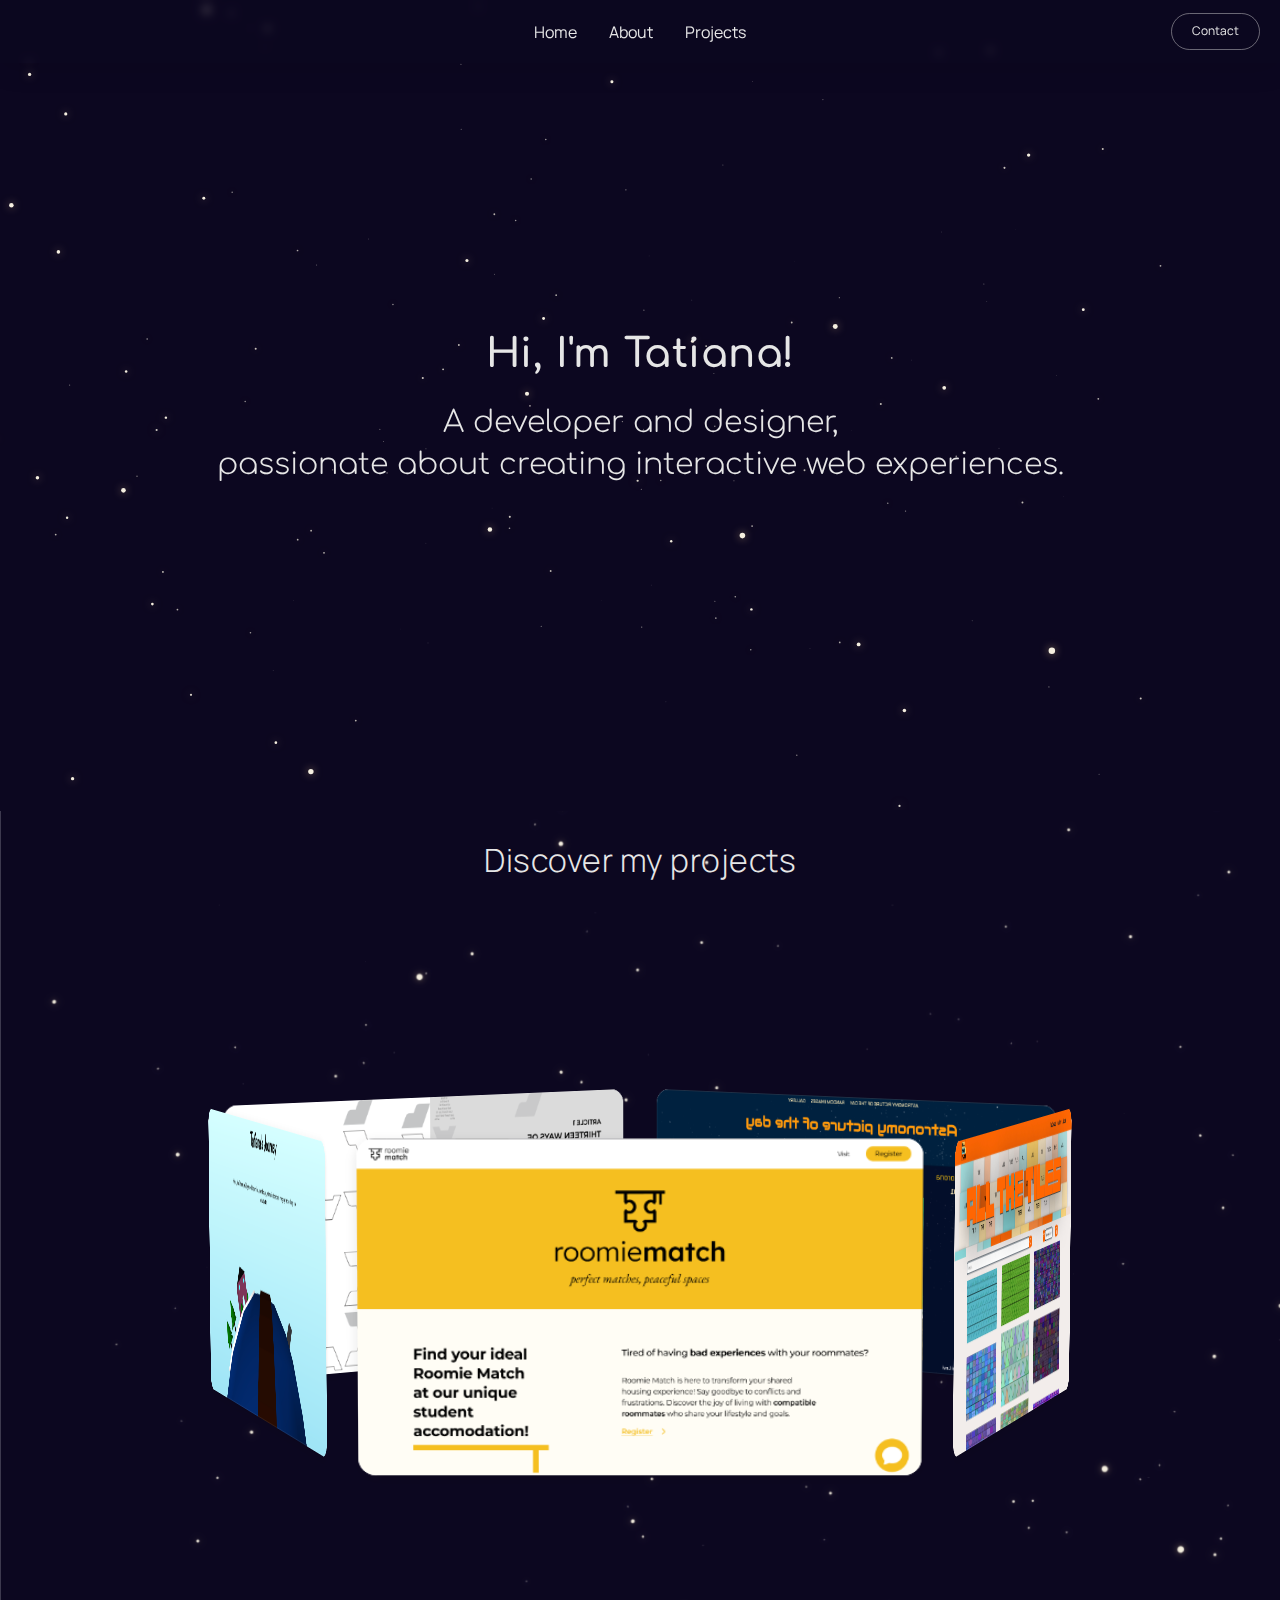
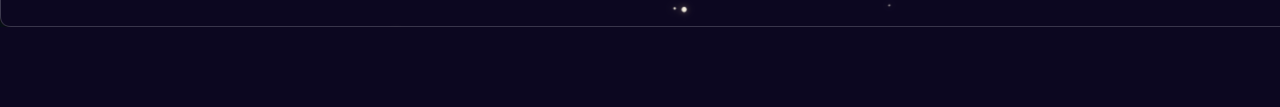
<file: index.html>
<!DOCTYPE html>
<html lang="en">

<head>
    <meta charset="UTF-8">
    <meta name="viewport" content="width=device-width, initial-scale=1.0">
    <title>Portfolio</title>
    <link rel="preconnect" href="https://fonts.googleapis.com">
    <link rel="preconnect" href="https://fonts.gstatic.com" crossorigin>
    <link
        href="https://fonts.googleapis.com/css2?family=Lato:wght@400;600;700&family=Libre+Baskerville:wght@400;700&display=swap"
        rel="stylesheet">
    <link href="https://fonts.googleapis.com/css2?family=Comfortaa:wght@300..700&display=swap" rel="stylesheet">
    <link href="https://fonts.googleapis.com/css2?family=Manrope:wght@200..800&display=swap" rel="stylesheet">
    <link rel="stylesheet" href="style.css">
</head>
<body>
    <header class="hero">
        <nav class="site-nav">
            <div class="nav-inner">
                <ul class="nav-center">
                    <li><a href="#home">Home</a></li>
                    <li><a href="about.html">About</a></li>
                    <li><a href="projects.html">Projects</a></li>
                </ul>
                <a class="contact-btn" href="mailto:tatiana.lopes.a@hotmail.com">Contact</a>
            </div>
        </nav>


        <div class="hero-card">

            <div class="hero-text">
                <h1>Hi, I'm Tatiana!</h1>
                <h2>A developer and designer, <br> passionate about creating interactive web experiences.
                </h2>
            </div>
    </header>
    <canvas id="particle-canvas" class="particle-canvas"></canvas>
    <div id="line" aria-hidden="true"></div>
  
    <div class="background-content">
        <div id="projects-header">
            <h2>Discover my projects </h2>
        </div>
   
        <section class="projects-section">
            <div class="container">
                <div class="gallery">
                    <img src="images/website-all-the-tiles.png" alt="website-all-the-tiles">
                    <img src="images/website-astronomy.png" alt="website-astronomy">
                    <img src="images/website-alta-baixa.png" alt="website-alta-baixa">
                    <img src="images/website-personal-website.png" alt="website-personal-website">
                    <img src="images/website-roomiematch.png" alt="website-roomiematch">
                </div>
                
              <!--
            </div>
             <div>  <button class="projects-btn">View Project</button></div>
            <div> -->  

            </div>
        </section>
  
    </div>
 
    <script src="main.js"></script>
</body>

</html>
</file>
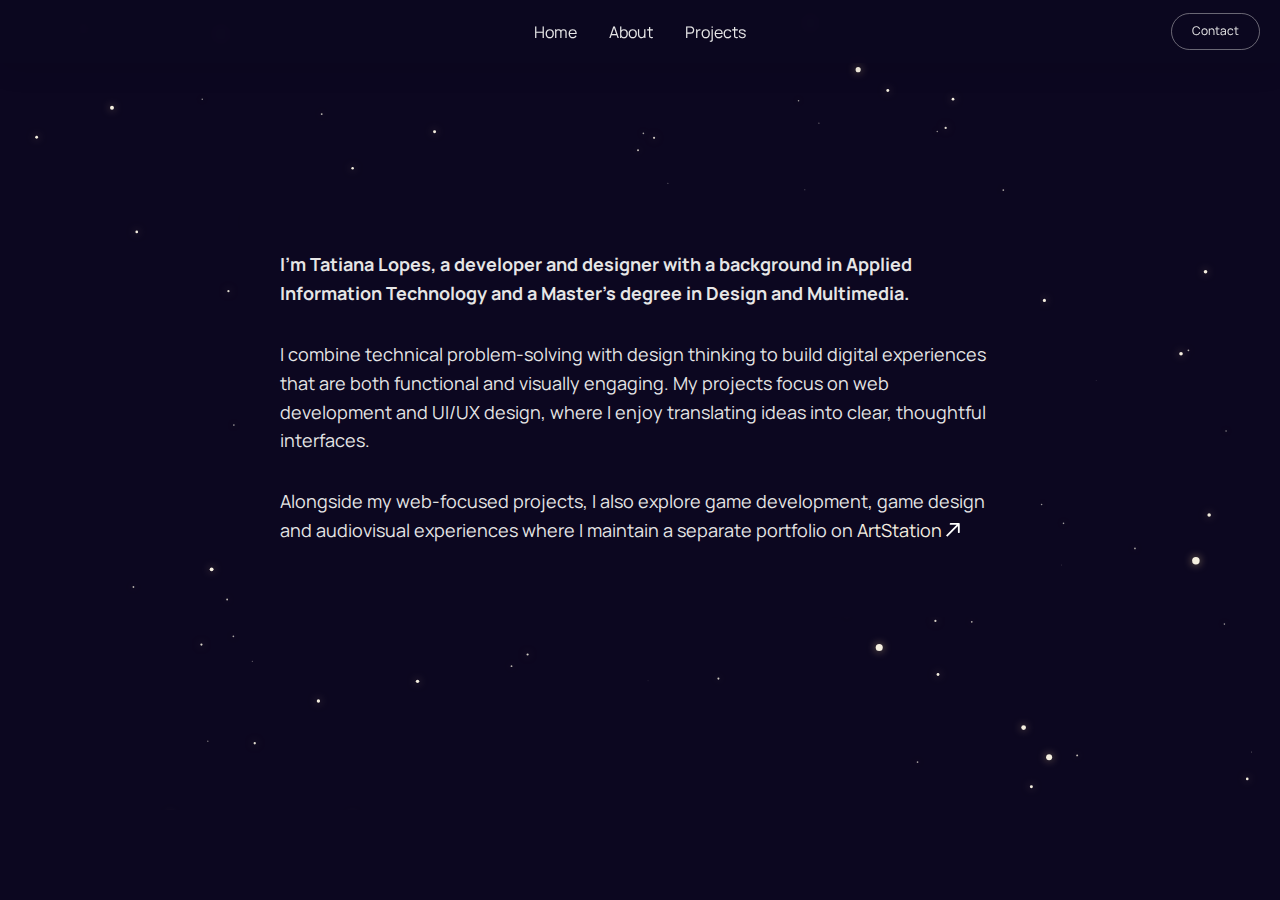
<file: about.html>
<!DOCTYPE html>
<html lang="en">

<head>
    <meta charset="UTF-8">
    <meta name="viewport" content="width=device-width, initial-scale=1.0">
    <title>Portfolio</title>
    <link rel="preconnect" href="https://fonts.googleapis.com">
    <link rel="preconnect" href="https://fonts.gstatic.com" crossorigin>
    <link
        href="https://fonts.googleapis.com/css2?family=Lato:wght@400;600;700&family=Libre+Baskerville:wght@400;700&display=swap"
        rel="stylesheet">
    <link href="https://fonts.googleapis.com/css2?family=Comfortaa:wght@300..700&display=swap" rel="stylesheet">
    <link href="https://fonts.googleapis.com/css2?family=Manrope:wght@200..800&display=swap" rel="stylesheet">
    <link rel="stylesheet" href="style.css">
</head>

<body>
       
    <header class="hero" id="hero-about">
     
        <nav class="site-nav">
            <div class="nav-inner">
                <ul class="nav-center">
                    <li><a href="index.html">Home</a></li>
                    <li><a href="#about">About</a></li>
                    <li><a href="projects.html">Projects</a></li>
                </ul>
                <a class="contact-btn" href="mailto:tatiana.lopes.a@hotmail.com">Contact</a>
            </div>
        </nav>
        <div class="hero-card">
            <div class="hero-text">
                <section class="about">

                    <p>
                        <strong>I’m Tatiana Lopes, a developer and designer with a background in Applied Information
                            Technology and a Master’s degree in Design and Multimedia.</strong>
                    </p>

                    <p>
                        I combine technical problem-solving with design thinking to build digital experiences that are
                        both functional and visually engaging. My projects focus on web development and UI/UX design,
                        where I enjoy translating ideas into clear, thoughtful interfaces.
                    </p>

                    <p>
                        Alongside my web-focused projects, I also explore game development, game design and audiovisual experiences where I maintain a separate portfolio on
                        <a href="https://tatiana-lopes.artstation.com/" target="_blank" rel="noopener noreferrer">
                            ArtStation <svg class="arrow" width="14" height="14" viewBox="0 0 23 23" xmlns="http://www.w3.org/2000/svg">
<path d="M22.5607 1.5C22.5607 0.671572 21.8891 -9.75632e-07 21.0607 -9.75632e-07H7.56067C6.73224 -9.75632e-07 6.06067 0.671572 6.06067 1.5C6.06067 2.32843 6.73224 3 7.56067 3L19.5607 3L19.5607 15C19.5607 15.8284 20.2322 16.5 21.0607 16.5C21.8891 16.5 22.5607 15.8284 22.5607 15V1.5ZM1.06067 21.5L2.12133 22.5607L22.1213 2.56066L21.0607 1.5L20 0.439339L8.79169e-06 20.4393L1.06067 21.5Z" fill="white"/>
</svg></a>
                         
                    </p>

                </section>

            </div>
    </header>
    <canvas id="particle-canvas" class="particle-canvas"></canvas>
    <div id="line" aria-hidden="true"></div>


  
    <script src="main.js"></script>
</body>

</html>
</file>
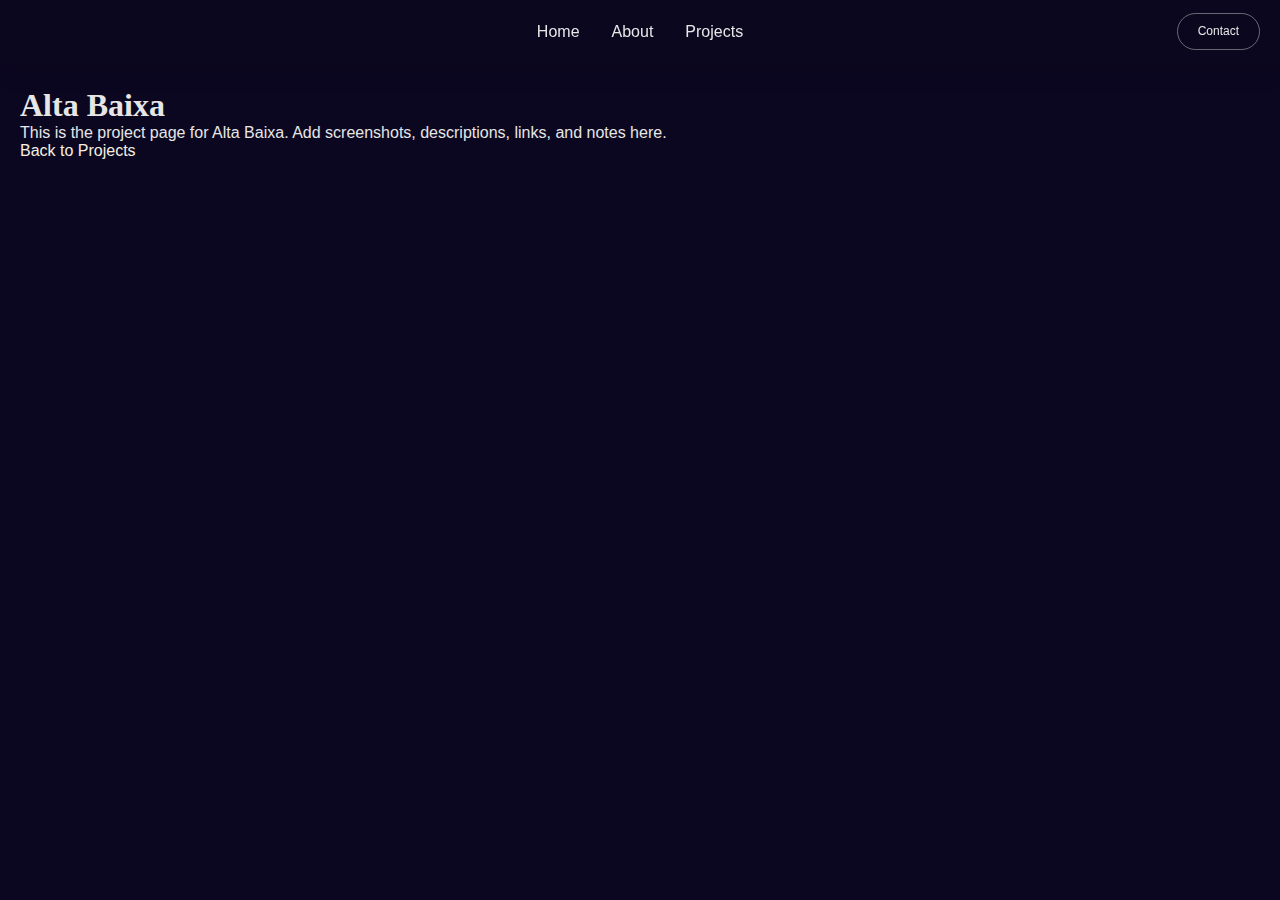
<file: projects/website-alta-baixa.html>
<!doctype html>
<html lang="en">
<head>
  <meta charset="utf-8">
  <meta name="viewport" content="width=device-width,initial-scale=1">
  <title>Alta Baixa — Tatiana Lopes</title>
  <link rel="stylesheet" href="/style.css">
</head>
<body>
  <nav class="site-nav">
    <div class="nav-inner">
      <ul class="nav-center">
        <li><a href="/index.html">Home</a></li>
        <li><a href="/index.html#about">About</a></li>
        <li><a href="/projects.html">Projects</a></li>
      </ul>
      <a class="contact-btn" href="#contact">Contact</a>
    </div>
  </nav>

  <main style="padding: calc(var(--nav-height) + 24px) 20px 80px;">
    <h1>Alta Baixa</h1>
    <p>This is the project page for Alta Baixa. Add screenshots, descriptions, links, and notes here.</p>
    <p><a href="/projects.html">Back to Projects</a></p>
  </main>
</body>
</html>
</file>
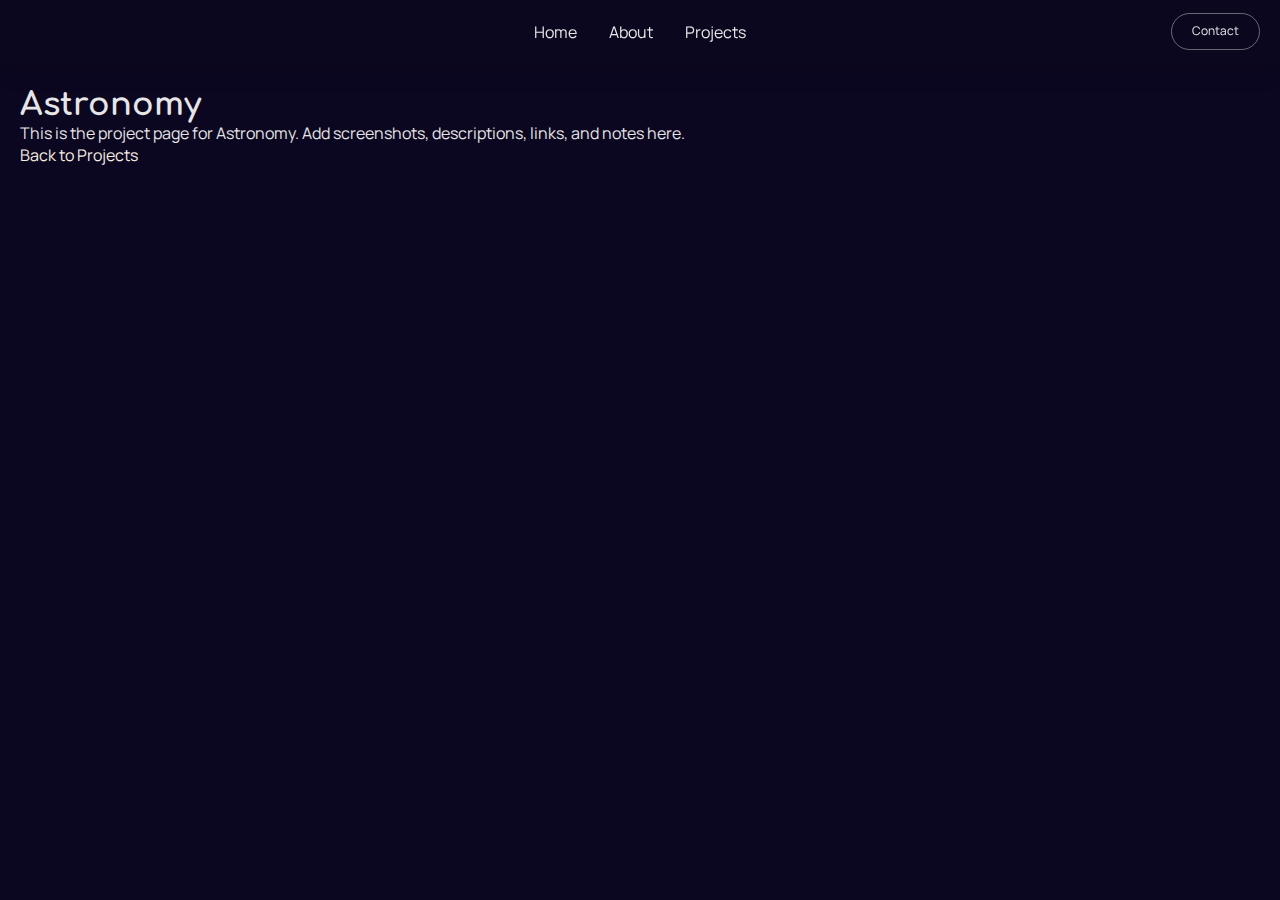
<file: projects/website-astronomy.html>
<!doctype html>
<html lang="en">
<head>
  <meta charset="utf-8">
  <meta name="viewport" content="width=device-width,initial-scale=1">
  <title>Astronomy — Tatiana Lopes</title>
  <link rel="preconnect" href="https://fonts.googleapis.com">
  <link rel="preconnect" href="https://fonts.gstatic.com" crossorigin>
  <link href="https://fonts.googleapis.com/css2?family=Lato:wght@400;600;700&family=Libre+Baskerville:wght@400;700&display=swap" rel="stylesheet">
  <link href="https://fonts.googleapis.com/css2?family=Comfortaa:wght@300..700&display=swap" rel="stylesheet">
  <link href="https://fonts.googleapis.com/css2?family=Manrope:wght@200..800&display=swap" rel="stylesheet">
  <link rel="stylesheet" href="/style.css">
</head>
<body>
  <nav class="site-nav">
    <div class="nav-inner">
      <ul class="nav-center">
        <li><a href="/index.html">Home</a></li>
        <li><a href="/index.html#about">About</a></li>
        <li><a href="/projects.html">Projects</a></li>
      </ul>
      <a class="contact-btn" href="#contact">Contact</a>
    </div>
  </nav>

  <main style="padding: calc(var(--nav-height) + 24px) 20px 80px;">
    <h1>Astronomy</h1>
    <p>This is the project page for Astronomy. Add screenshots, descriptions, links, and notes here.</p>
    <p><a href="/projects.html">Back to Projects</a></p>
  </main>
</body>
</html>
</file>
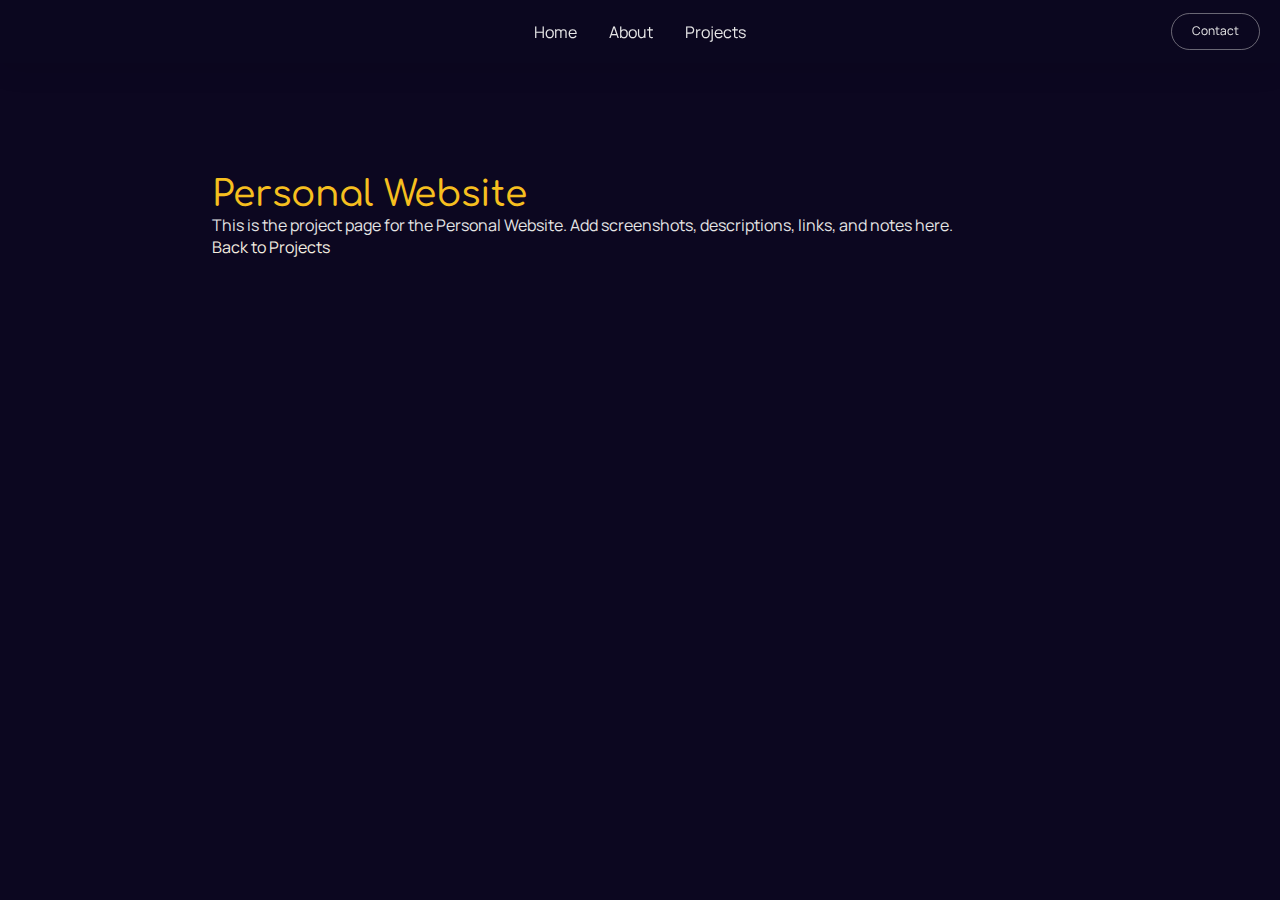
<file: projects/website-personal-website.html>
<!doctype html>
<html lang="en">
<head>
  <meta charset="utf-8">
  <meta name="viewport" content="width=device-width,initial-scale=1">
  <title>Personal Website — Tatiana Lopes</title>
  <link rel="preconnect" href="https://fonts.googleapis.com">
  <link rel="preconnect" href="https://fonts.gstatic.com" crossorigin>
  <link href="https://fonts.googleapis.com/css2?family=Lato:wght@400;600;700&family=Libre+Baskerville:wght@400;700&display=swap" rel="stylesheet">
  <link href="https://fonts.googleapis.com/css2?family=Comfortaa:wght@300..700&display=swap" rel="stylesheet">
  <link href="https://fonts.googleapis.com/css2?family=Manrope:wght@200..800&display=swap" rel="stylesheet">
  <link rel="stylesheet" href="/style.css">
  <link rel="stylesheet" href="/project-details.css">
</head>
<body>
  <nav class="site-nav">
    <div class="nav-inner">
      <ul class="nav-center">
        <li><a href="/index.html">Home</a></li>
        <li><a href="/index.html#about">About</a></li>
        <li><a href="/projects.html">Projects</a></li>
      </ul>
      <a class="contact-btn" href="#contact">Contact</a>
    </div>
  </nav>

  <main style="padding: calc(var(--nav-height) + 24px) 20px 80px;">
    <h1>Personal Website</h1>
    <p>This is the project page for the Personal Website. Add screenshots, descriptions, links, and notes here.</p>
    <p><a href="/projects.html">Back to Projects</a></p>
  </main>
</body>
</html>
</file>
<file: project-details.css>
main {
    margin: calc(var(--nav-height) + 24px) auto 0px;
    max-width: 70vw;
}

.project-image {
    margin: 20px 0px;
    text-align: center;
  
}

.project-image img {
    max-width: 100%;
    height: auto;
   
}

.project-image h2 {
    font-family: 'Manrope';
    font-size: 28px;
    font-weight: 400;
    margin: 60px 0 20px 0;
    color: #e6e6e6;
}

h1 {
    font-size: 36px;
    font-weight: 500;
    margin-bottom: 0px;
    color: #F6BF1F;
}

video {
    max-width: 100%;
    height: 100%;
}

.website-link {
    font-family: 'Manrope';
    font-size: 20px;
    font-weight: 300;
    margin-bottom: 40px;
}
</file>
<file: style.css>
/* Basic reset */
* {
    box-sizing: border-box;
    margin: 0;
    padding: 0;
}

:root {
    /* change this value to adjust the navbar height; hero will adapt automatically */
    --nav-height: 7vh;
    --hero-height: 100vh;
    --hero-color: #0c0720;
    --particles-canvas-height: 90vh;
      --bg: #0b0d18;
    --line: rgba(255, 234, 5, 0.18);
    --text-main: #f5efe0;
    --text-muted: rgba(245, 239, 224, 0.6);
    --glow: rgba(255, 234, 5, 0.35);
    --base-font-size: 16px;
}

/* base font-sizing: use rem units elsewhere; reduce on small screens */
html { font-size: var(--base-font-size); }
@media (max-width: 600px) {
    html { font-size: 14px; }
}

html,
body {
    margin: 0;
    padding: 0;
    font-family: 'Manrope', 'Comfortaa', -apple-system, BlinkMacSystemFont, 'Segoe UI', Roboto, Arial, sans-serif;
    color: #e6e6e6;
    background-color: var(--hero-color);
}

.background-content {
    position: relative;
    /* allow content to size naturally so sections below the hero are scrollable */

    /* use a relative path so it resolves correctly whether opened from file:// or a server */
    background-image: url("images/static-background.png");
    background-repeat: repeat;
    background-size: cover;
    width: 100vw;
    z-index: 1;
    margin-top: -7vh; /* overlap slightly with hero to avoid gaps */
}

a {
    color: var(--text-main);
    text-decoration: none;
}

a:hover {
    color: #ffc105;
}

h1,
h2,
h3,
h4,
h5,
h6 {
    font-family: 'Comfortaa';
}

/* NAVBAR */
.site-nav {
    height: var(--nav-height);
    display: block;
    /* make navbar fixed so it remains visible while scrolling */
    position: fixed;
    top: 0;
    left: 0;
    right: 0;
    z-index: 1000;
    background: rgba(12, 7, 32, 0.693);
    box-shadow: 0 4px 30px rgba(0, 0, 0, 0.1);
    backdrop-filter: blur(5px);
    -webkit-backdrop-filter: blur(5px);
}


.nav-inner {

    height: 100%;
    margin: 0 auto;
    padding: 0 20px;
    position: relative;
    display: flex;
    align-items: center;
}

.nav-center {
    list-style: none;
    margin: 0;
    padding: 0;
    display: flex;
    gap: 32px;
    position: absolute;
    left: 50%;
    transform: translateX(-50%);
}

.nav-center a {
    text-decoration: none;
    color: #e6e6e6;
    font-weight: 400;
    font-size: 1rem; /* 16px */
}

.nav-center a:hover {
    color: #ffc105;
}

.contact-btn {
    margin-left: auto;
    /* keeps it on the right */
    border: 2px solid rgba(199, 199, 199, 0.5);
    border-width: 1px;
    color: #e6e6e6;
    text-decoration: none;
    padding: 0.625rem 1.25rem; /* 10px 20px */
    border-radius: 22px;
    /* rounded rectangle */
    font-weight: 400;
    font-size: 0.75rem; /* 12px */
}

/* enforce consistent navbar sizing across pages even if fonts load differently */
.site-nav .nav-center a,
.site-nav .contact-btn {
    line-height: 1.2;
}
.site-nav .nav-center a {
    font-size: 1rem;
}
.site-nav .contact-btn {
    font-size: 0.75rem;
    padding: 0.625rem 1.25rem;
}

/* HERO / CARD */
.hero {
    /*height 80% of the window*/
    height: var(--particles-canvas-height);
    position: relative;
    overflow: hidden;
    background: var(--hero-color)
        /* near-black, softer than pure black */
}

#hero-about {
    height: 100vh;
}


.hero-card {
    /* calculate remaining viewport height dynamically based on --nav-height if needed */
    min-height: calc(var(--particles-canvas-height) - var(--nav-height));
    display: flex;
    flex-direction: column;
    /* stack children vertically */
    align-items: center;
    justify-content: center;
    padding: 1rem;
    margin: 2rem 2rem;
    position: relative;
    z-index: 2;
    background: transparent;
}

.hero-text {
    display: flex;
    flex-direction: column;
    align-items: center;
    gap: 20px;
}

/* secondary block inside hero (the extra div) */
.hero-card>div {
    max-width: 900px;
    /* keep long text readable */
}

.hero-text h1 {
    font-size: 2.5rem; /* 40px */
    /* smaller subheading */
    margin: 0;
    font-weight: 600;
    text-align: center;
    color: #e6e6e6;
    line-height: 1.4;
    letter-spacing: 0.5px;
}

.hero-text h2 {
    font-size: 1.875rem; /* 30px */
    font-weight: 300;
    margin: 0;
    text-align: center;
    color: #e6e6e6;
    line-height: 1.4;
}




.particle-canvas {
    position: absolute;
    top: 0;
    left: 0;
    width: 100vw;
    height: var(--particles-canvas-height);
    z-index: 1;
}


#projects-header h2 {
    font-family: 'Manrope';
    margin: 4rem 0 1rem 0;
    padding-top: 1.7rem;
    font-size: 2rem;
    font-weight: 300;
    text-align: center;
    color: #e6e6e6;
    line-height: 1.4;
    letter-spacing: 0.5px;
}

.projects-section {
    margin: -3.5rem 2rem 2rem 2rem;
}

.projects-section h2 {
    font-family: 'Manrope';
    font-size: 2.5rem;
    font-weight: 300;
    text-align: left;
    max-width: 800px;
    line-height: 1.4;
    letter-spacing: 0.5px;
}

#horizontal {
    display: flex;
    overflow-x: hidden;
    gap: 50px;
}

.projects-title {
    text-align: center;
    font-size: 4.375rem; /* 70px */
    margin-bottom: 2.5rem; /* ~40px */
    color: #0c0720;
}

.project-card {
    background: #050505;
    border-radius: 30px;
    box-shadow: 0 4px 12px rgba(0, 0, 0, 0.1);
    height: 30vh;
    width: 30vw;
    margin: 100px 0px;
    flex-shrink: 0;
    display: grid;
    place-items: center;
}

.project-card img {
    width: 100%;
    border-radius: 20px;
}

.container {
    display: flex;
    justify-content: center;
    align-items: center;
    flex-direction: column;

    /* let the container height flow with its content so the button can sit directly beneath the gallery */
    height: min-content;
    z-index: 2;
    margin-bottom: 5rem;
}

.gallery {
    position: relative;
    /* keep gallery visually above the normal flow but avoid large negative offsets
        so the following button sits close under it */
    top: 0px;
    width: 40vw;
    max-width: 40vw;
    /* ensure the gallery reserves vertical space because its children are absolutely positioned */
    height: 80vh;
    transform-style: preserve-3d;
    transform: perspective(4000px) rotateX(-5deg) rotateY(0deg);
    transition: 4s;
    margin-bottom:4rem;
}

@keyframes circular-rotate {

    to {
        transform: perspective(4000px) rotateX(-5deg) rotateY(360deg);
    }
}

@media (max-width: 1000px) {
    .gallery {
              height: 50vh;
    }
  
}


.gallery img {
    position: absolute;
    width: 100%;
    /* center images within the gallery - JS will add 3D transforms after this translation */
    left: 50%;
    top: 50%;
    transform-origin: center center;
    /*transform: rotate3d(0,1,0, calc(var(--img_no) * 60deg)) translateZ(25rem);*/ 
    background-color: white;
    box-shadow: 0 4px 12px rgba(0, 0, 0, 0.1);
    border-radius: 1rem;
    cursor: pointer; 
}

/*
.projects-btn {
    display: block;
    margin: 1rem auto 2.25rem auto; 
    height: auto;
    padding: 0.75rem 1.5rem; 
    font-size: 1rem;
    color: #e6e6e6;
    background-color: rgba(12, 7, 32, 0.8);
    border: 2px solid #e6e6e6;
    border-radius: 30px;
    cursor: pointer;
    transition: background-color 0.3s, color 0.3s;
}

.projects-btn:hover {
    background-color: #ffc105;
    color: #0c0720;
}

*/

.contact-btn:hover {
    background-color: #ffc105;
    color: #0c0720;
}

.projects-info {
    display: block;
    text-align: center;
    margin-top: 60px;
}


/* horizontal transition line going from left to right as I scroll down */
#line {
    position: absolute;
    top: var(--particles-canvas-height);
    left: 0;
    height: 6px; /* thicker tail */
    width: 98vw; /* full width, we animate scaleX for smooth GPU-driven animation */
    /* subtle gradient for the tail (faint at the start, brighter near the head) */
    /* gradient is inverted so the visible tip (the head) appears brightest when the element is scaled from left */
    background: linear-gradient(90deg, rgba(255,234,5,0) 0%, rgba(255,234,5,0.05) 20%, rgba(255,234,5,0.25) 45%, rgba(255,234,5,0.6) 75%, rgba(255,234,5,0.95) 100%);
    z-index: 3;
    /* use transform for smooth, GPU-accelerated animation driven by GSAP */
    transform-origin: left center;
    border-radius: 13px;
    /* start collapsed horizontally; scaleY=1 so height is normal initially */
    transform: scaleX(0) scaleY(1);
    filter: blur(0.6px);
    pointer-events: none;
}

/* remove separate head element; keep only the glowing, rounded tail */
/* the head element was removed per user preference */

/* additional soft blurred glow behind the head for a comet tail bloom */
#line::after{
    content: '';
    position: absolute;
    left: 0;
    top: 50%;
    transform: translateY(-50%);
    width: 100%;
    height: 20px;
    /* bloom stronger near the right and fade to transparent at left */
    background: linear-gradient(90deg, rgba(255,234,5,0) 0%, rgba(255,234,5,0.08) 30%, rgba(255,234,5,0.25) 60%, rgba(255,234,5,0.85) 95%);
    filter: blur(10px);
    opacity: 1;
    pointer-events: none;
    z-index: -1; /* behind the main tail */
}

/* strengthen outer glow of the tail so the right side appears brighter when scaled */
#line {
    box-shadow: 5px 0 18px rgba(255,234,5,0.12), 5px 0 40px rgba(255,234,5,0.06) inset;
}

.about {
    margin: 2rem auto;
    max-width: 800px;
    font-family: 'Manrope';
    font-size: 1.25rem; /* 20px */
    line-height: 1.6;
    color: #e6e6e6;
    background-color: var(--hero-color);
    padding: 40px;
}

.about p {
    margin-top: 1rem;
    margin-bottom: 2rem;
    /* responsive paragraph sizing (use rem units so it scales with html font-size) */
    font-size: 1.125rem; /* 18px */
}



/* Responsive tweaks */
@media (max-width:600px) {
    .nav-center {
        gap: 18px;
        font-size: 16px
    }

    .contact-btn {
        padding: 10px 14px;
        font-size: 14px
    }
    /* reduce paragraph font-size on small screens for better fit */
    .about p {
        font-size: 0.9375rem; /* 15px */
    }
}
</file>
